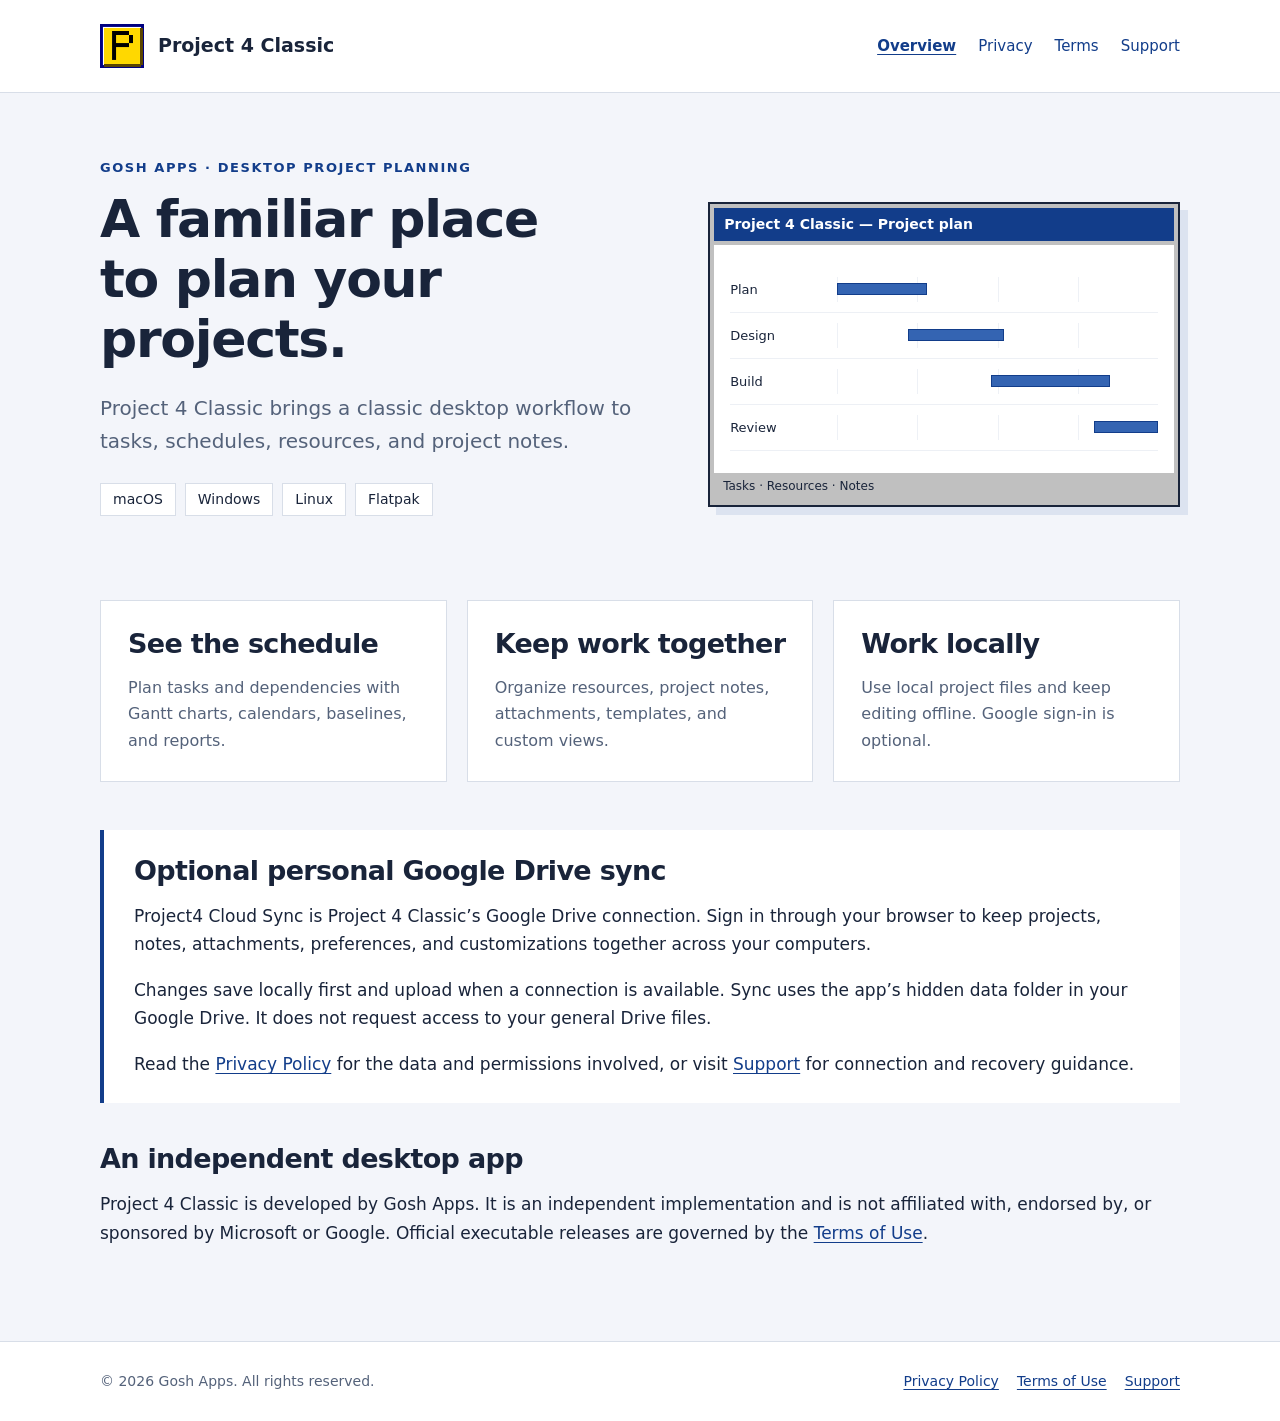
<file: index.html>
<!doctype html>
<html lang="en">
<head>
  <meta charset="utf-8"><meta name="viewport" content="width=device-width, initial-scale=1">
  <title>Project 4 Classic · Gosh Apps</title>
  <meta name="description" content="Project 4 Classic is a desktop project planner by Gosh Apps with Gantt charts, resources, notes, and optional personal Google Drive sync.">
  <link rel="canonical" href="https://goshitsarch-eng.github.io/project4-classic-site/">
  <link rel="icon" href="icon.png"><link rel="stylesheet" href="styles.css">
</head>
<body>
  <a class="skip" href="#main">Skip to content</a>
  <header><div class="wrap header-row"><a class="brand" href="./"><img src="icon.png" alt="" width="44" height="44">Project 4 Classic</a><nav aria-label="Main"><a href="./" aria-current="page">Overview</a><a href="privacy/">Privacy</a><a href="terms/">Terms</a><a href="support/">Support</a></nav></div></header>
  <main id="main" class="wrap">
    <section class="hero" aria-labelledby="title">
      <div><div class="eyebrow">Gosh Apps · Desktop project planning</div><h1 id="title">A familiar place<br>to plan your projects.</h1><p class="intro">Project 4 Classic brings a classic desktop workflow to tasks, schedules, resources, and project notes.</p><div class="platforms" aria-label="Platforms"><span>macOS</span><span>Windows</span><span>Linux</span><span>Flatpak</span></div></div>
      <div class="window" role="img" aria-label="Illustrative Gantt chart showing Plan, Design, Build, and Review scheduled in sequence"><div class="window-title">Project 4 Classic — Project plan</div><div class="chart"><div class="chart-row"><span>Plan</span><div class="track"><span class="bar plan"></span></div></div><div class="chart-row"><span>Design</span><div class="track"><span class="bar design"></span></div></div><div class="chart-row"><span>Build</span><div class="track"><span class="bar build"></span></div></div><div class="chart-row"><span>Review</span><div class="track"><span class="bar review"></span></div></div></div><div class="window-foot">Tasks · Resources · Notes</div></div>
    </section>
    <section class="cards" aria-label="Features"><article class="card"><h2 style="margin-top:0">See the schedule</h2><p>Plan tasks and dependencies with Gantt charts, calendars, baselines, and reports.</p></article><article class="card"><h2 style="margin-top:0">Keep work together</h2><p>Organize resources, project notes, attachments, templates, and custom views.</p></article><article class="card"><h2 style="margin-top:0">Work locally</h2><p>Use local project files and keep editing offline. Google sign-in is optional.</p></article></section>
    <section class="callout" aria-labelledby="sync"><h2 id="sync">Optional personal Google Drive sync</h2><p>Project4 Cloud Sync is Project 4 Classic’s Google Drive connection. Sign in through your browser to keep projects, notes, attachments, preferences, and customizations together across your computers.</p><p>Changes save locally first and upload when a connection is available. Sync uses the app’s hidden data folder in your Google Drive. It does not request access to your general Drive files.</p><p>Read the <a href="privacy/">Privacy Policy</a> for the data and permissions involved, or visit <a href="support/">Support</a> for connection and recovery guidance.</p></section>
    <h2>An independent desktop app</h2><p>Project 4 Classic is developed by Gosh Apps. It is an independent implementation and is not affiliated with, endorsed by, or sponsored by Microsoft or Google. Official executable releases are governed by the <a href="terms/">Terms of Use</a>.</p>
  </main>
  <footer><div class="wrap footer-row"><span>© 2026 Gosh Apps. All rights reserved.</span><div class="footer-links"><a href="privacy/">Privacy Policy</a><a href="terms/">Terms of Use</a><a href="support/">Support</a></div></div></footer>
</body>
</html>
</file>
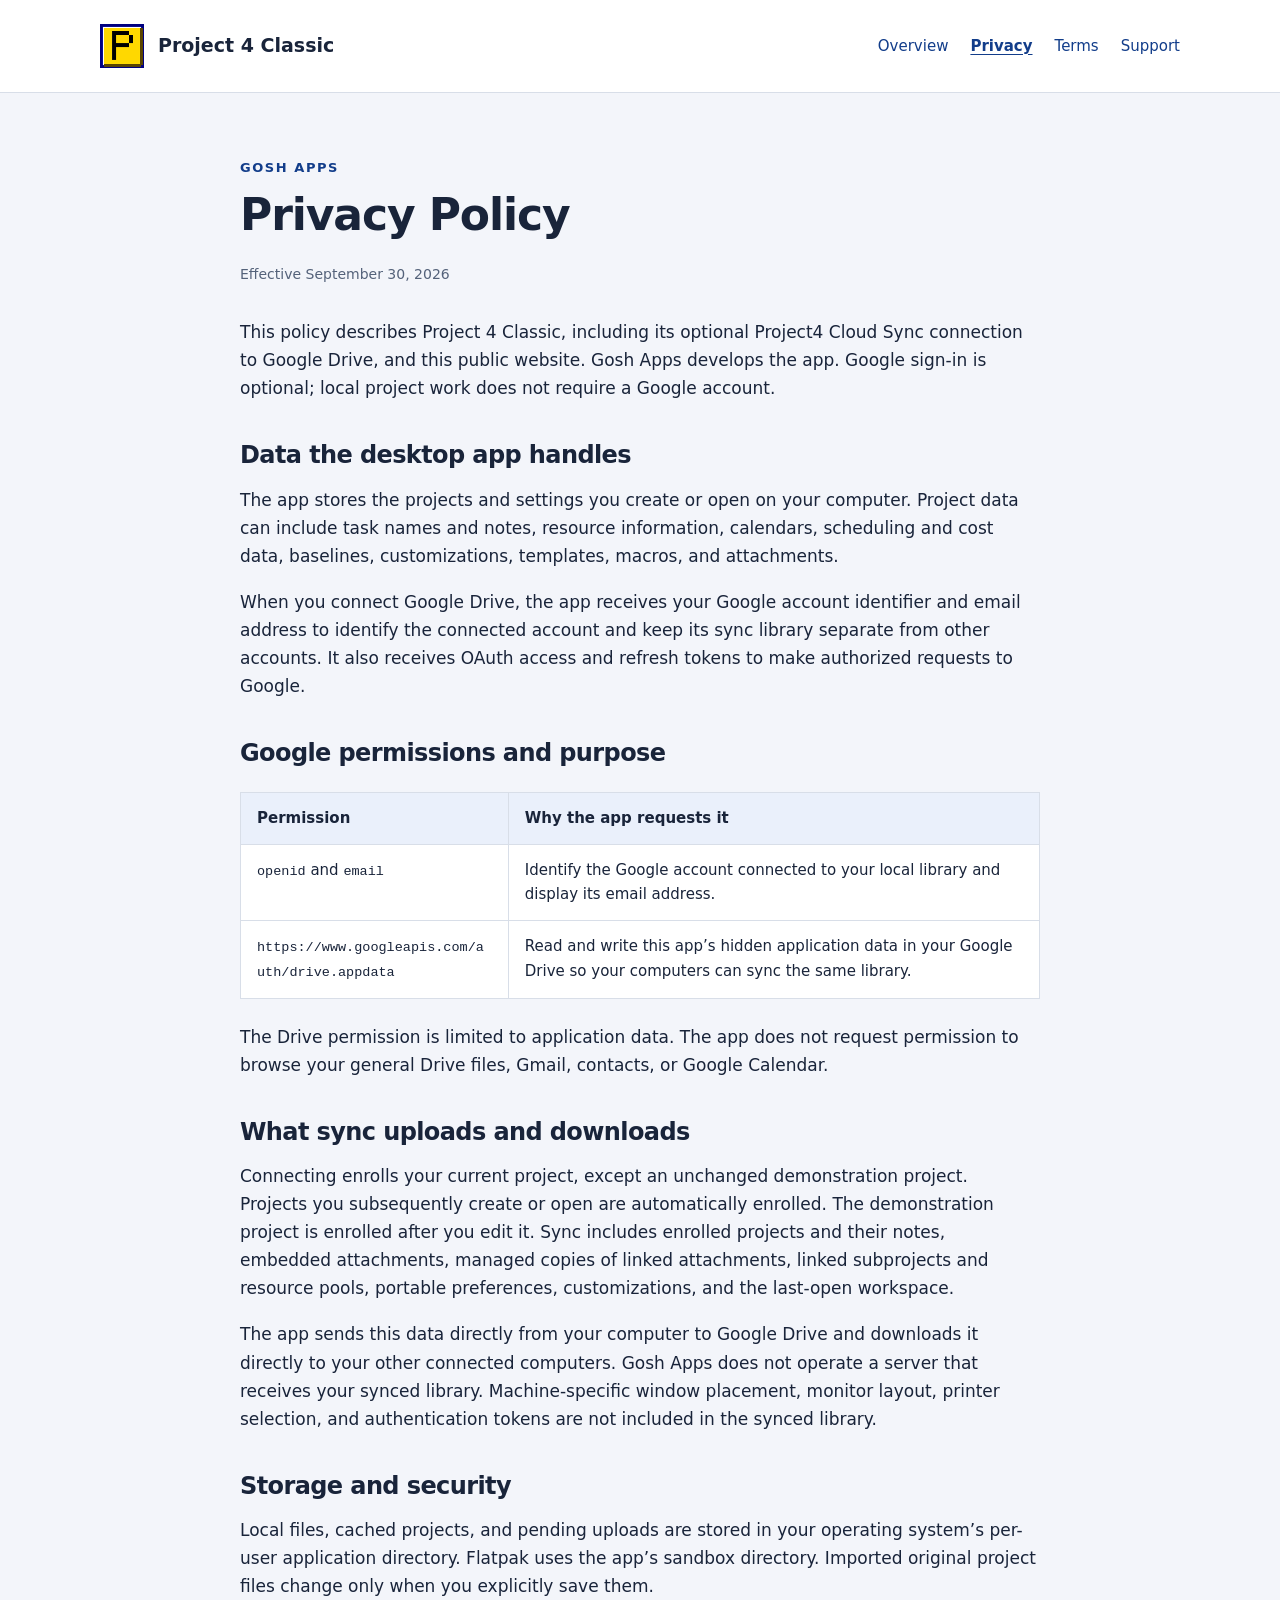
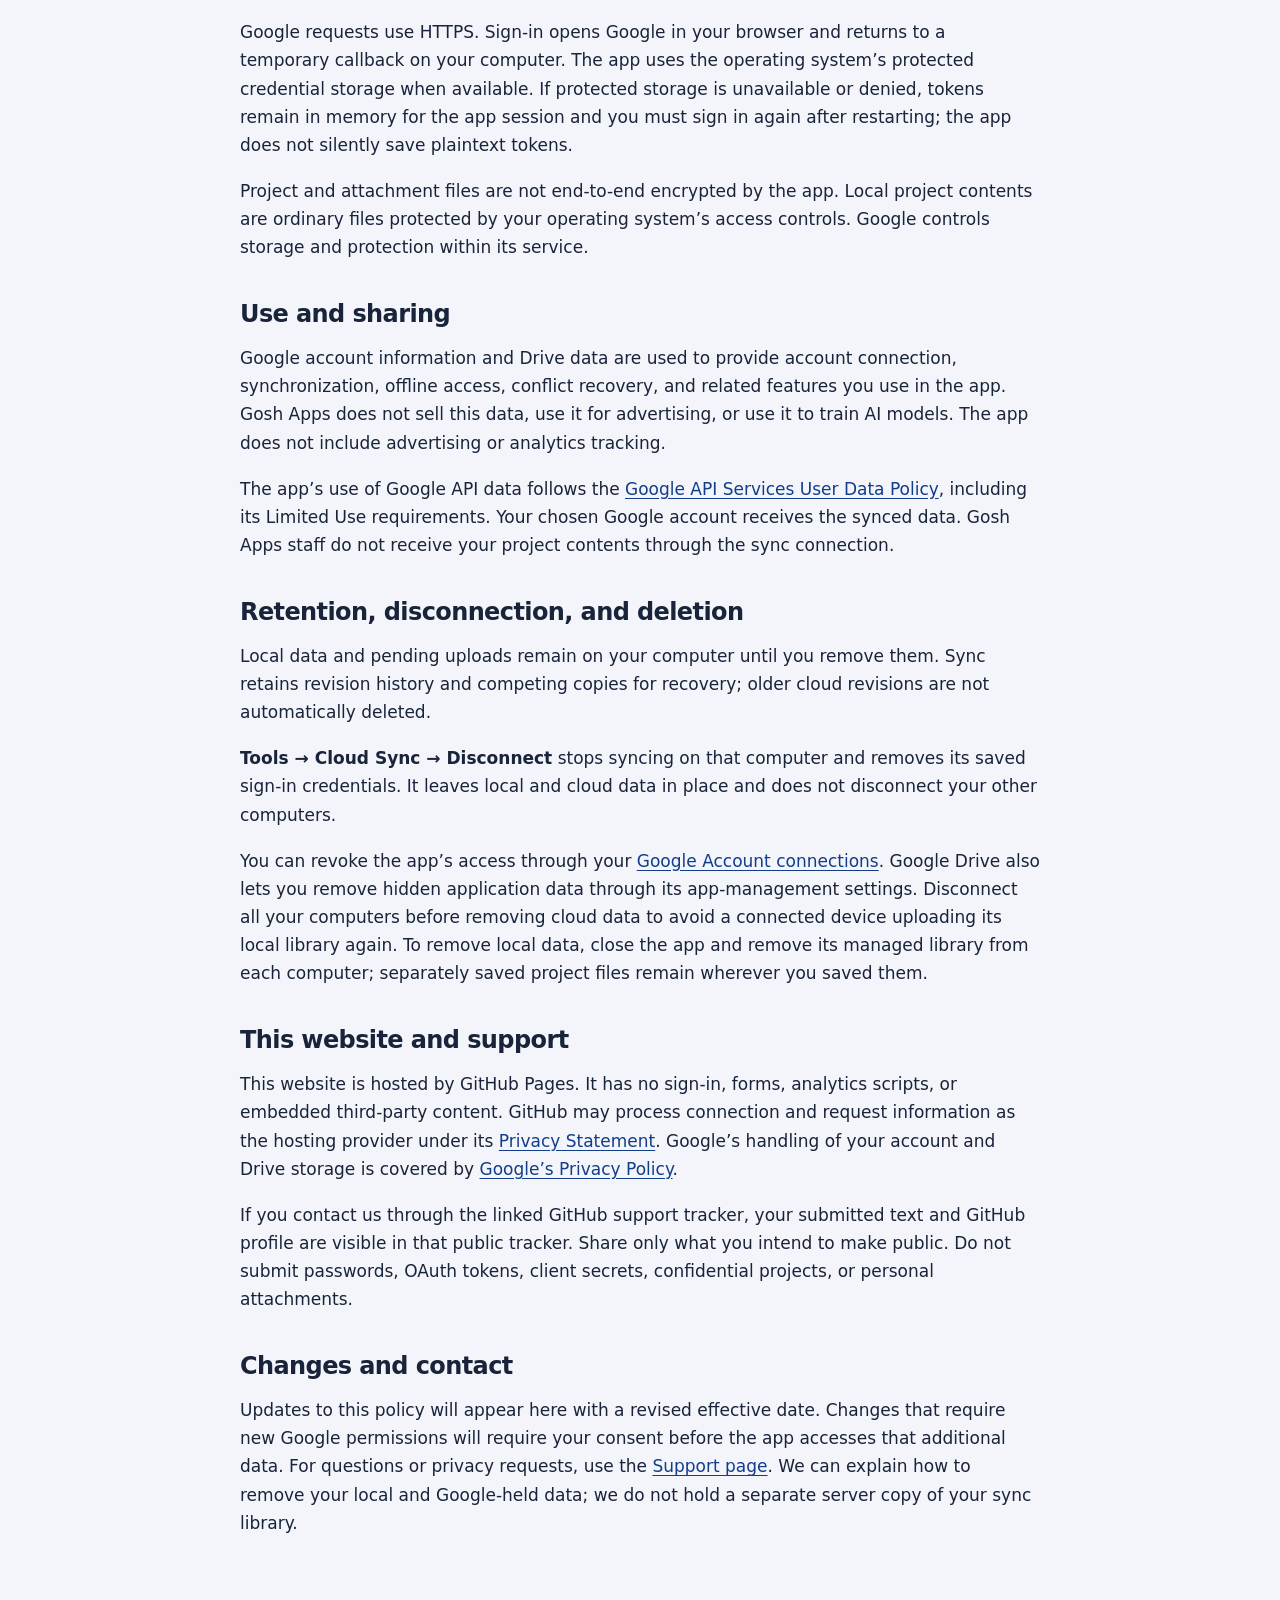
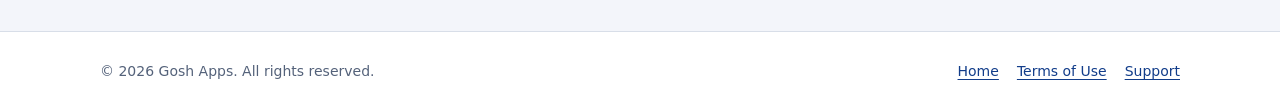
<file: privacy/index.html>
<!doctype html>
<html lang="en">
<head><meta charset="utf-8"><meta name="viewport" content="width=device-width, initial-scale=1"><title>Privacy Policy · Project 4 Classic</title><meta name="description" content="How Project 4 Classic handles local projects, Google account identity, and optional Google Drive sync."><link rel="canonical" href="https://goshitsarch-eng.github.io/project4-classic-site/privacy/"><link rel="icon" href="../icon.png"><link rel="stylesheet" href="../styles.css"></head>
<body>
  <a class="skip" href="#main">Skip to content</a>
  <header><div class="wrap header-row"><a class="brand" href="../"><img src="../icon.png" alt="" width="44" height="44">Project 4 Classic</a><nav aria-label="Main"><a href="../">Overview</a><a href="./" aria-current="page">Privacy</a><a href="../terms/">Terms</a><a href="../support/">Support</a></nav></div></header>
  <main id="main" class="wrap document"><div class="eyebrow">Gosh Apps</div><h1>Privacy Policy</h1><p class="meta">Effective September 30, 2026</p>
    <p>This policy describes Project 4 Classic, including its optional Project4 Cloud Sync connection to Google Drive, and this public website. Gosh Apps develops the app. Google sign-in is optional; local project work does not require a Google account.</p>
    <h2>Data the desktop app handles</h2><p>The app stores the projects and settings you create or open on your computer. Project data can include task names and notes, resource information, calendars, scheduling and cost data, baselines, customizations, templates, macros, and attachments.</p><p>When you connect Google Drive, the app receives your Google account identifier and email address to identify the connected account and keep its sync library separate from other accounts. It also receives OAuth access and refresh tokens to make authorized requests to Google.</p>
    <h2>Google permissions and purpose</h2><table><thead><tr><th scope="col">Permission</th><th scope="col">Why the app requests it</th></tr></thead><tbody><tr><td><code>openid</code> and <code>email</code></td><td>Identify the Google account connected to your local library and display its email address.</td></tr><tr><td><code>https://www.googleapis.com/auth/drive.appdata</code></td><td>Read and write this app’s hidden application data in your Google Drive so your computers can sync the same library.</td></tr></tbody></table>
    <p>The Drive permission is limited to application data. The app does not request permission to browse your general Drive files, Gmail, contacts, or Google Calendar.</p>
    <h2>What sync uploads and downloads</h2><p>Connecting enrolls your current project, except an unchanged demonstration project. Projects you subsequently create or open are automatically enrolled. The demonstration project is enrolled after you edit it. Sync includes enrolled projects and their notes, embedded attachments, managed copies of linked attachments, linked subprojects and resource pools, portable preferences, customizations, and the last-open workspace.</p><p>The app sends this data directly from your computer to Google Drive and downloads it directly to your other connected computers. Gosh Apps does not operate a server that receives your synced library. Machine-specific window placement, monitor layout, printer selection, and authentication tokens are not included in the synced library.</p>
    <h2>Storage and security</h2><p>Local files, cached projects, and pending uploads are stored in your operating system’s per-user application directory. Flatpak uses the app’s sandbox directory. Imported original project files change only when you explicitly save them.</p><p>Google requests use HTTPS. Sign-in opens Google in your browser and returns to a temporary callback on your computer. The app uses the operating system’s protected credential storage when available. If protected storage is unavailable or denied, tokens remain in memory for the app session and you must sign in again after restarting; the app does not silently save plaintext tokens.</p><p>Project and attachment files are not end-to-end encrypted by the app. Local project contents are ordinary files protected by your operating system’s access controls. Google controls storage and protection within its service.</p>
    <h2>Use and sharing</h2><p>Google account information and Drive data are used to provide account connection, synchronization, offline access, conflict recovery, and related features you use in the app. Gosh Apps does not sell this data, use it for advertising, or use it to train AI models. The app does not include advertising or analytics tracking.</p><p>The app’s use of Google API data follows the <a href="https://developers.google.com/terms/api-services-user-data-policy">Google API Services User Data Policy</a>, including its Limited Use requirements. Your chosen Google account receives the synced data. Gosh Apps staff do not receive your project contents through the sync connection.</p>
    <h2 id="retention">Retention, disconnection, and deletion</h2><p>Local data and pending uploads remain on your computer until you remove them. Sync retains revision history and competing copies for recovery; older cloud revisions are not automatically deleted.</p><p><strong>Tools → Cloud Sync → Disconnect</strong> stops syncing on that computer and removes its saved sign-in credentials. It leaves local and cloud data in place and does not disconnect your other computers.</p><p>You can revoke the app’s access through your <a href="https://myaccount.google.com/connections">Google Account connections</a>. Google Drive also lets you remove hidden application data through its app-management settings. Disconnect all your computers before removing cloud data to avoid a connected device uploading its local library again. To remove local data, close the app and remove its managed library from each computer; separately saved project files remain wherever you saved them.</p>
    <h2>This website and support</h2><p>This website is hosted by GitHub Pages. It has no sign-in, forms, analytics scripts, or embedded third-party content. GitHub may process connection and request information as the hosting provider under its <a href="https://docs.github.com/en/site-policy/privacy-policies/github-general-privacy-statement">Privacy Statement</a>. Google’s handling of your account and Drive storage is covered by <a href="https://policies.google.com/privacy">Google’s Privacy Policy</a>.</p><p>If you contact us through the linked GitHub support tracker, your submitted text and GitHub profile are visible in that public tracker. Share only what you intend to make public. Do not submit passwords, OAuth tokens, client secrets, confidential projects, or personal attachments.</p>
    <h2>Changes and contact</h2><p>Updates to this policy will appear here with a revised effective date. Changes that require new Google permissions will require your consent before the app accesses that additional data. For questions or privacy requests, use the <a href="../support/">Support page</a>. We can explain how to remove your local and Google-held data; we do not hold a separate server copy of your sync library.</p>
  </main><footer><div class="wrap footer-row"><span>© 2026 Gosh Apps. All rights reserved.</span><div class="footer-links"><a href="../">Home</a><a href="../terms/">Terms of Use</a><a href="../support/">Support</a></div></div></footer>
</body></html>
</file>
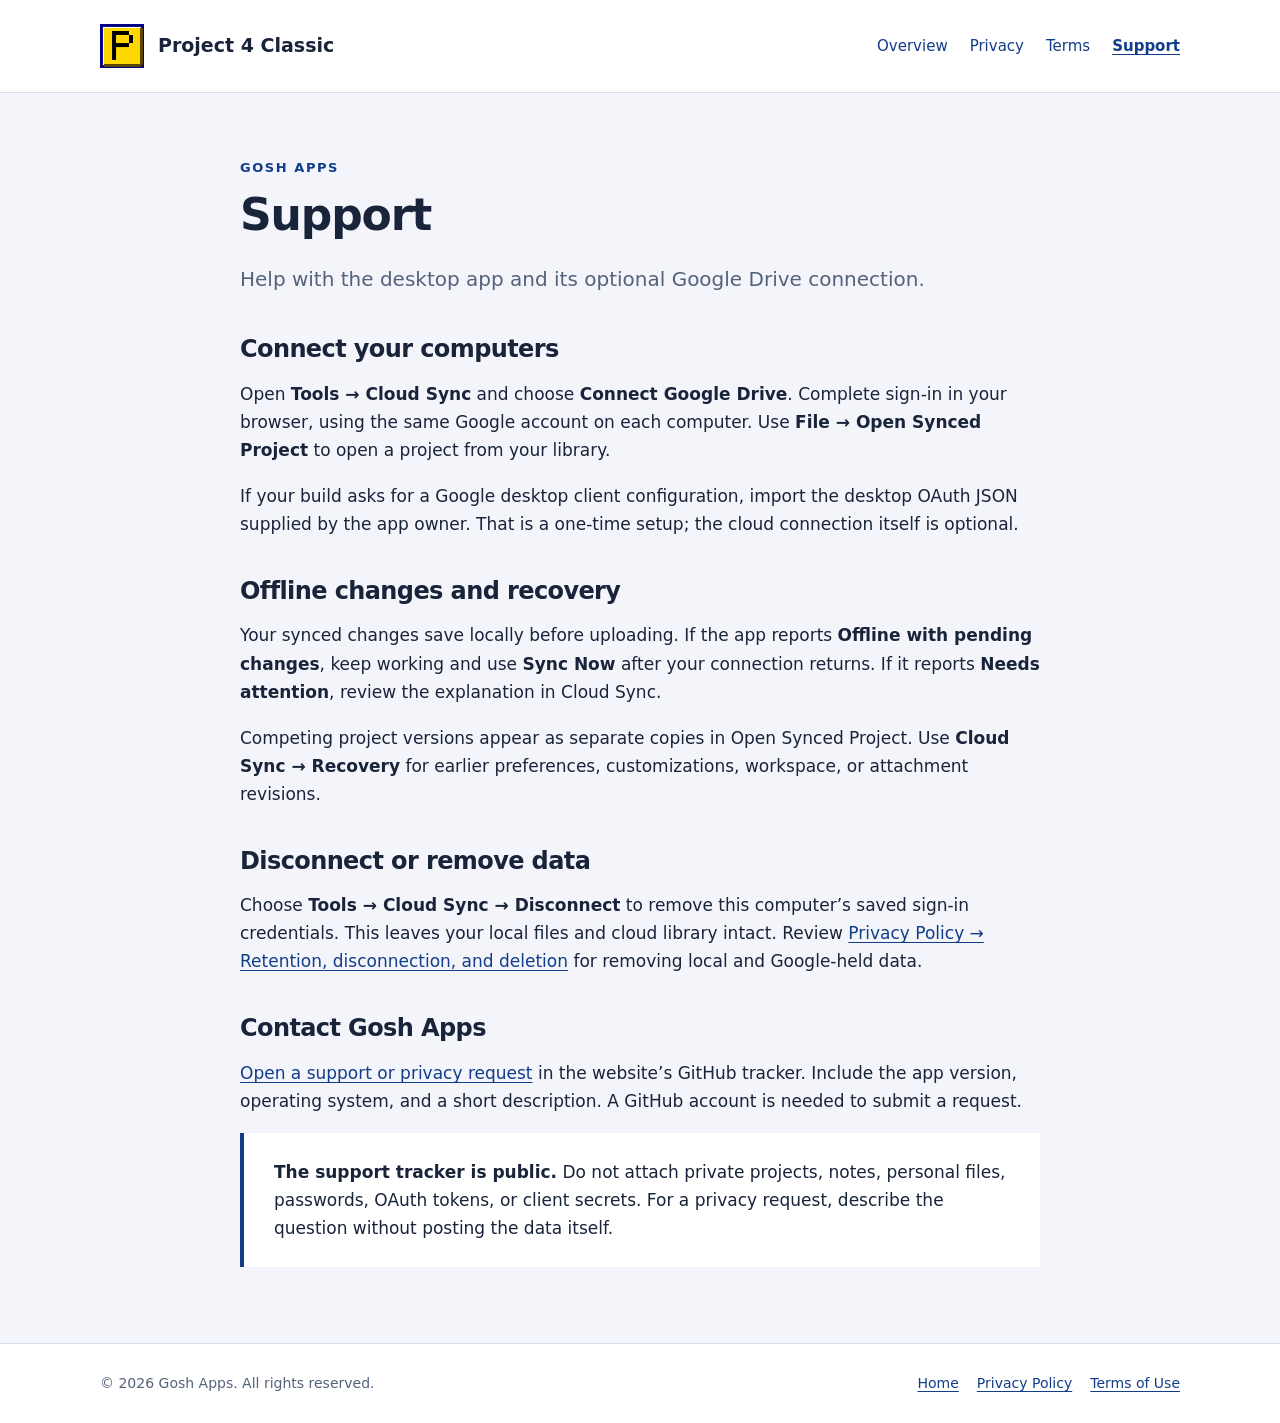
<file: support/index.html>
<!doctype html>
<html lang="en">
<head><meta charset="utf-8"><meta name="viewport" content="width=device-width, initial-scale=1"><title>Support · Project 4 Classic</title><meta name="description" content="Help with Project 4 Classic, Google Drive connection, offline changes, recovery, and privacy requests."><link rel="canonical" href="https://goshitsarch-eng.github.io/project4-classic-site/support/"><link rel="icon" href="../icon.png"><link rel="stylesheet" href="../styles.css"></head>
<body><a class="skip" href="#main">Skip to content</a><header><div class="wrap header-row"><a class="brand" href="../"><img src="../icon.png" alt="" width="44" height="44">Project 4 Classic</a><nav aria-label="Main"><a href="../">Overview</a><a href="../privacy/">Privacy</a><a href="../terms/">Terms</a><a href="./" aria-current="page">Support</a></nav></div></header>
  <main id="main" class="wrap document"><div class="eyebrow">Gosh Apps</div><h1>Support</h1><p class="intro">Help with the desktop app and its optional Google Drive connection.</p>
    <h2>Connect your computers</h2><p>Open <strong>Tools → Cloud Sync</strong> and choose <strong>Connect Google Drive</strong>. Complete sign-in in your browser, using the same Google account on each computer. Use <strong>File → Open Synced Project</strong> to open a project from your library.</p><p>If your build asks for a Google desktop client configuration, import the desktop OAuth JSON supplied by the app owner. That is a one-time setup; the cloud connection itself is optional.</p>
    <h2>Offline changes and recovery</h2><p>Your synced changes save locally before uploading. If the app reports <strong>Offline with pending changes</strong>, keep working and use <strong>Sync Now</strong> after your connection returns. If it reports <strong>Needs attention</strong>, review the explanation in Cloud Sync.</p><p>Competing project versions appear as separate copies in Open Synced Project. Use <strong>Cloud Sync → Recovery</strong> for earlier preferences, customizations, workspace, or attachment revisions.</p>
    <h2>Disconnect or remove data</h2><p>Choose <strong>Tools → Cloud Sync → Disconnect</strong> to remove this computer’s saved sign-in credentials. This leaves your local files and cloud library intact. Review <a href="../privacy/#retention">Privacy Policy → Retention, disconnection, and deletion</a> for removing local and Google-held data.</p>
    <h2>Contact Gosh Apps</h2><p><a href="https://github.com/goshitsarch-eng/project4-classic-site/issues/new">Open a support or privacy request</a> in the website’s GitHub tracker. Include the app version, operating system, and a short description. A GitHub account is needed to submit a request.</p><div class="callout"><p><strong>The support tracker is public.</strong> Do not attach private projects, notes, personal files, passwords, OAuth tokens, or client secrets. For a privacy request, describe the question without posting the data itself.</p></div>
  </main><footer><div class="wrap footer-row"><span>© 2026 Gosh Apps. All rights reserved.</span><div class="footer-links"><a href="../">Home</a><a href="../privacy/">Privacy Policy</a><a href="../terms/">Terms of Use</a></div></div></footer>
</body></html>
</file>
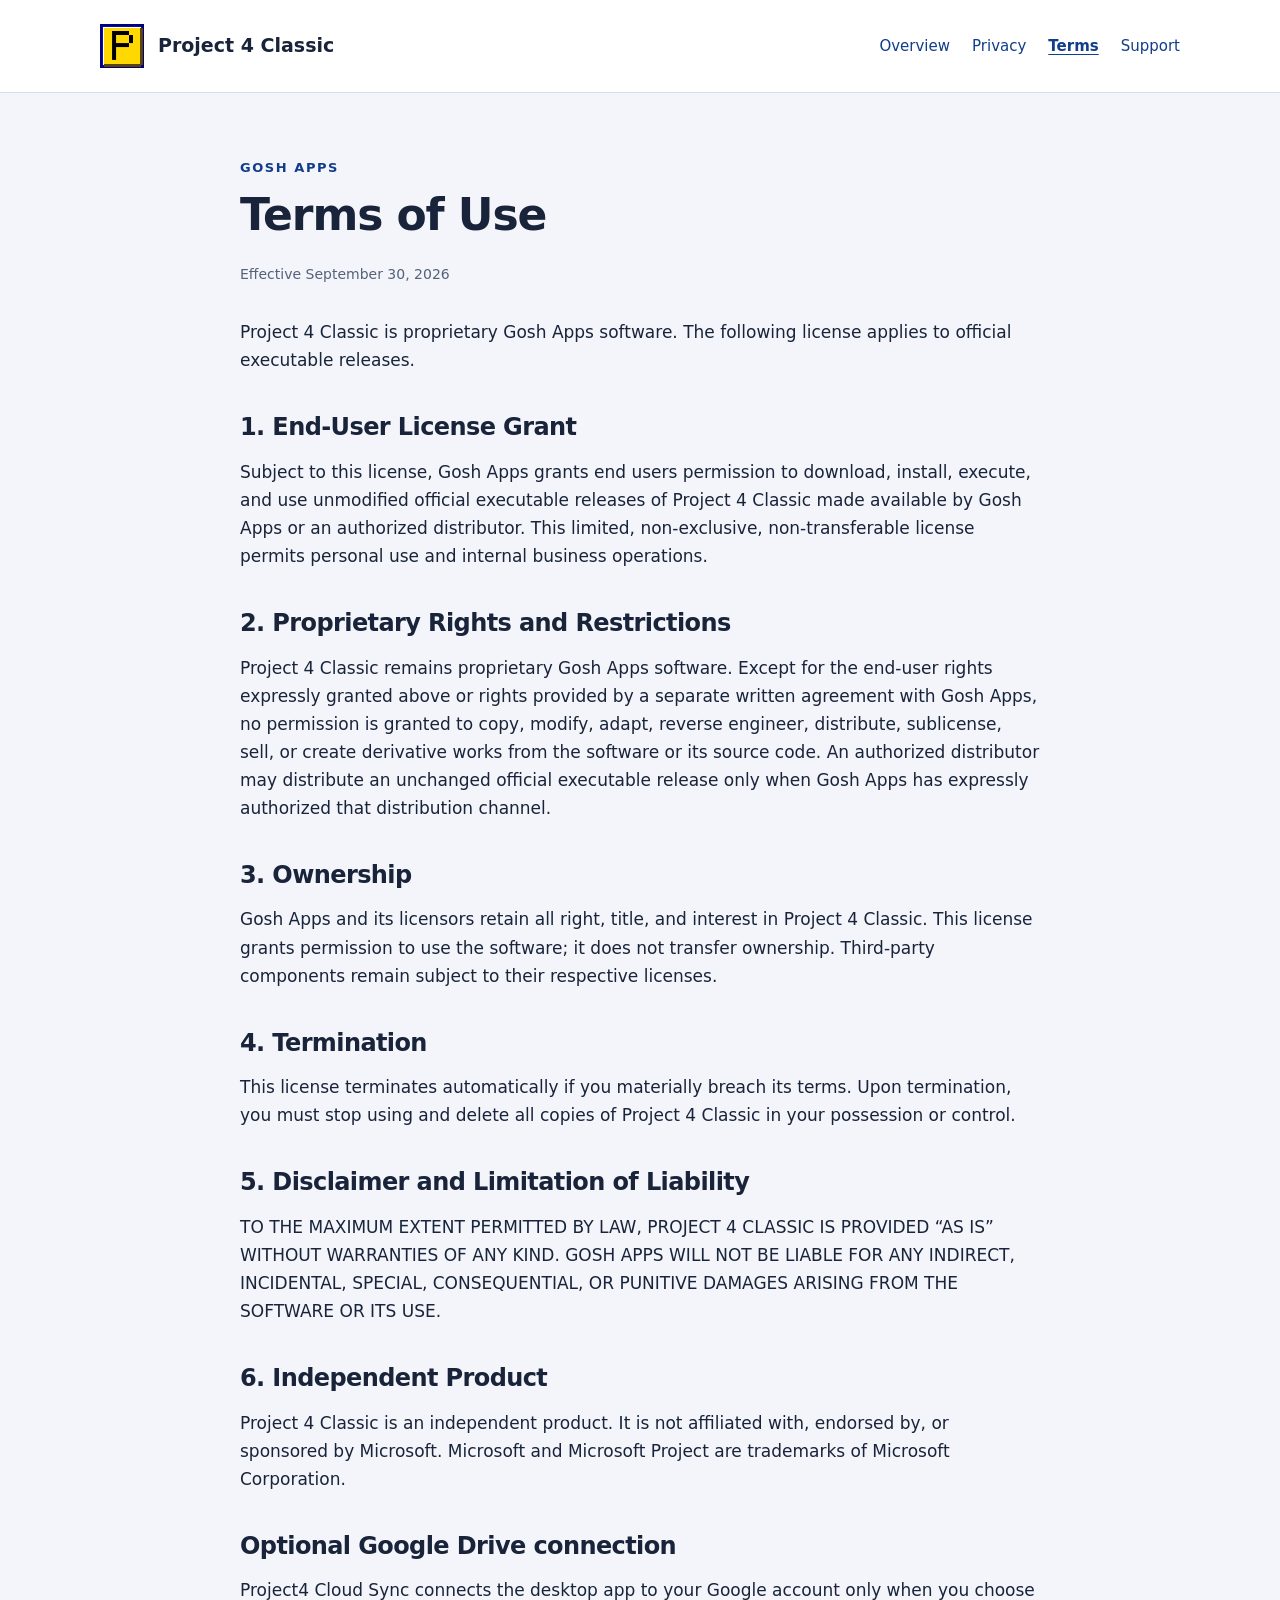
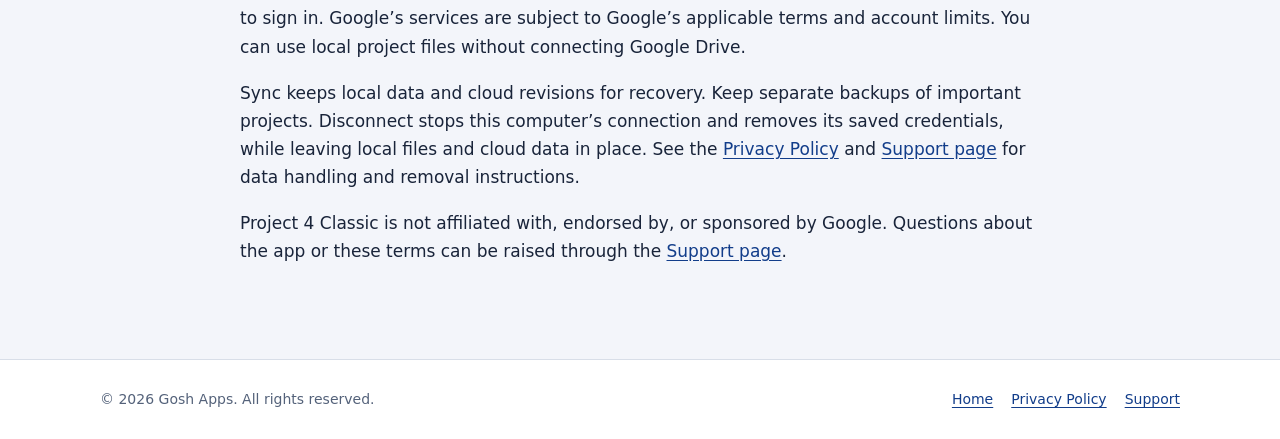
<file: terms/index.html>
<!doctype html>
<html lang="en">
<head><meta charset="utf-8"><meta name="viewport" content="width=device-width, initial-scale=1"><title>Terms of Use · Project 4 Classic</title><meta name="description" content="Project 4 Classic end-user license and terms for optional personal Google Drive sync."><link rel="canonical" href="https://goshitsarch-eng.github.io/project4-classic-site/terms/"><link rel="icon" href="../icon.png"><link rel="stylesheet" href="../styles.css"></head>
<body><a class="skip" href="#main">Skip to content</a><header><div class="wrap header-row"><a class="brand" href="../"><img src="../icon.png" alt="" width="44" height="44">Project 4 Classic</a><nav aria-label="Main"><a href="../">Overview</a><a href="../privacy/">Privacy</a><a href="./" aria-current="page">Terms</a><a href="../support/">Support</a></nav></div></header>
  <main id="main" class="wrap document"><div class="eyebrow">Gosh Apps</div><h1>Terms of Use</h1><p class="meta">Effective September 30, 2026</p><p>Project 4 Classic is proprietary Gosh Apps software. The following license applies to official executable releases.</p>
    <h2>1. End-User License Grant</h2><p>Subject to this license, Gosh Apps grants end users permission to download, install, execute, and use unmodified official executable releases of Project 4 Classic made available by Gosh Apps or an authorized distributor. This limited, non-exclusive, non-transferable license permits personal use and internal business operations.</p>
    <h2>2. Proprietary Rights and Restrictions</h2><p>Project 4 Classic remains proprietary Gosh Apps software. Except for the end-user rights expressly granted above or rights provided by a separate written agreement with Gosh Apps, no permission is granted to copy, modify, adapt, reverse engineer, distribute, sublicense, sell, or create derivative works from the software or its source code. An authorized distributor may distribute an unchanged official executable release only when Gosh Apps has expressly authorized that distribution channel.</p>
    <h2>3. Ownership</h2><p>Gosh Apps and its licensors retain all right, title, and interest in Project 4 Classic. This license grants permission to use the software; it does not transfer ownership. Third-party components remain subject to their respective licenses.</p>
    <h2>4. Termination</h2><p>This license terminates automatically if you materially breach its terms. Upon termination, you must stop using and delete all copies of Project 4 Classic in your possession or control.</p>
    <h2>5. Disclaimer and Limitation of Liability</h2><p>TO THE MAXIMUM EXTENT PERMITTED BY LAW, PROJECT 4 CLASSIC IS PROVIDED “AS IS” WITHOUT WARRANTIES OF ANY KIND. GOSH APPS WILL NOT BE LIABLE FOR ANY INDIRECT, INCIDENTAL, SPECIAL, CONSEQUENTIAL, OR PUNITIVE DAMAGES ARISING FROM THE SOFTWARE OR ITS USE.</p>
    <h2>6. Independent Product</h2><p>Project 4 Classic is an independent product. It is not affiliated with, endorsed by, or sponsored by Microsoft. Microsoft and Microsoft Project are trademarks of Microsoft Corporation.</p>
    <h2>Optional Google Drive connection</h2><p>Project4 Cloud Sync connects the desktop app to your Google account only when you choose to sign in. Google’s services are subject to Google’s applicable terms and account limits. You can use local project files without connecting Google Drive.</p><p>Sync keeps local data and cloud revisions for recovery. Keep separate backups of important projects. Disconnect stops this computer’s connection and removes its saved credentials, while leaving local files and cloud data in place. See the <a href="../privacy/">Privacy Policy</a> and <a href="../support/">Support page</a> for data handling and removal instructions.</p><p>Project 4 Classic is not affiliated with, endorsed by, or sponsored by Google. Questions about the app or these terms can be raised through the <a href="../support/">Support page</a>.</p>
  </main><footer><div class="wrap footer-row"><span>© 2026 Gosh Apps. All rights reserved.</span><div class="footer-links"><a href="../">Home</a><a href="../privacy/">Privacy Policy</a><a href="../support/">Support</a></div></div></footer>
</body></html>
</file>
<file: styles.css>
:root { color-scheme: light; --ink: #19243a; --blue: #123d8a; --muted: #54627a; --line: #d8dee8; --paper: #fff; --background: #f3f5fa; }
* { box-sizing: border-box; }
html { scroll-behavior: smooth; }
body { margin: 0; color: var(--ink); background: var(--background); font: 17px/1.65 system-ui, -apple-system, BlinkMacSystemFont, "Segoe UI", sans-serif; }
a { color: var(--blue); text-underline-offset: .18em; }
a:hover { color: #071f4b; }
a:focus-visible { outline: 3px solid #d17b00; outline-offset: 5px; }
.skip { position: absolute; left: 1rem; top: -5rem; background: white; padding: .5rem 1rem; z-index: 5; }
.skip:focus { top: 1rem; }
.wrap { width: min(1080px, calc(100% - 48px)); margin: auto; }
header { background: var(--paper); border-bottom: 1px solid var(--line); }
.header-row { display: flex; align-items: center; justify-content: space-between; gap: 24px; min-height: 92px; }
.brand { display: flex; align-items: center; gap: 14px; font-size: 19px; font-weight: 750; text-decoration: none; color: var(--ink); }
.brand img { width: 44px; height: 44px; image-rendering: pixelated; }
nav { display: flex; flex-wrap: wrap; gap: 22px; font-size: 15px; }
nav a { text-decoration: none; }
nav a[aria-current="page"] { font-weight: 700; text-decoration: underline; }
main { padding: 64px 0 76px; }
.eyebrow { color: var(--blue); font-size: 13px; font-weight: 750; letter-spacing: .12em; text-transform: uppercase; }
h1, h2, h3 { line-height: 1.15; letter-spacing: -.025em; }
h1 { font-size: clamp(35px, 5.1vw, 61px); margin: 12px 0 22px; max-width: 760px; }
h2 { font-size: 27px; margin: 40px 0 16px; }
h3 { font-size: 21px; margin: 0 0 14px; }
p { margin: 0 0 18px; }
.intro { color: var(--muted); font-size: 20px; max-width: 710px; }
.platforms { display: flex; flex-wrap: wrap; gap: 9px; margin: 25px 0 36px; }
.platforms span { border: 1px solid var(--line); background: white; padding: 4px 12px; font-size: 14px; }
.hero { display: grid; grid-template-columns: 1.2fr 1fr; gap: 42px; align-items: center; }
.hero h1 { font-size: clamp(35px, 4.1vw, 52px); }
.window { background: #c0c0c0; border: 2px solid #19243a; box-shadow: 8px 8px 0 #dce3f0; padding: 4px; }
.window-title { background: #123d8a; color: white; padding: 5px 10px; font-size: 14px; font-weight: 650; }
.chart { background: white; padding: 22px 16px; margin-top: 4px; }
.chart-row { display: grid; grid-template-columns: 95px 1fr; align-items: center; gap: 12px; min-height: 46px; font-size: 13px; border-bottom: 1px solid #edf0f5; }
.track { height: 25px; background: repeating-linear-gradient(to right, #eef1f6 0, #eef1f6 1px, transparent 1px, transparent 25%); position: relative; }
.bar { position: absolute; height: 12px; top: 6px; background: #3464b2; border: 1px solid #123d8a; }
.bar.plan { left: 0; width: 28%; }.bar.design { left: 22%; width: 30%; }.bar.build { left: 48%; width: 37%; }.bar.review { left: 80%; width: 20%; }
.window-foot { font-size: 12px; padding: 4px 9px; }
.cards { display: grid; grid-template-columns: repeat(3, 1fr); gap: 20px; margin: 48px 0; }
.card { background: var(--paper); border: 1px solid var(--line); padding: 27px; }
.card p { color: var(--muted); font-size: 16px; margin: 0; }
.callout { border-left: 4px solid var(--blue); background: white; padding: 25px 30px; }
.callout h2 { margin-top: 0; }
.callout p:last-child { margin-bottom: 0; }
.document { max-width: 800px; }
.document h1 { font-size: 44px; }
.document h2 { font-size: 24px; }
.document li { margin-bottom: 10px; }
.meta { color: var(--muted); font-size: 14px; margin-bottom: 32px; }
table { border-collapse: collapse; width: 100%; background: white; font-size: 15px; margin: 24px 0; }
th, td { text-align: left; vertical-align: top; border: 1px solid var(--line); padding: 13px 16px; }
th { background: #eaf0fb; }
code { font-size: .9em; overflow-wrap: anywhere; }
footer { background: white; border-top: 1px solid var(--line); padding: 28px 0; font-size: 14px; color: var(--muted); }
.footer-row { display: flex; justify-content: space-between; gap: 20px; flex-wrap: wrap; }
.footer-links { display: flex; gap: 18px; flex-wrap: wrap; }
@media (max-width: 800px) { .hero { grid-template-columns: 1fr; }.cards { grid-template-columns: 1fr; gap: 15px; }.header-row { flex-direction: column; align-items: flex-start; padding: 20px 0; gap: 14px; } main { padding: 40px 0; } }
@media (max-width: 450px) { .wrap { width: calc(100% - 32px); } nav { gap: 16px; } .document h1 { font-size: 35px; } th, td { padding: 10px; } }
</file>
